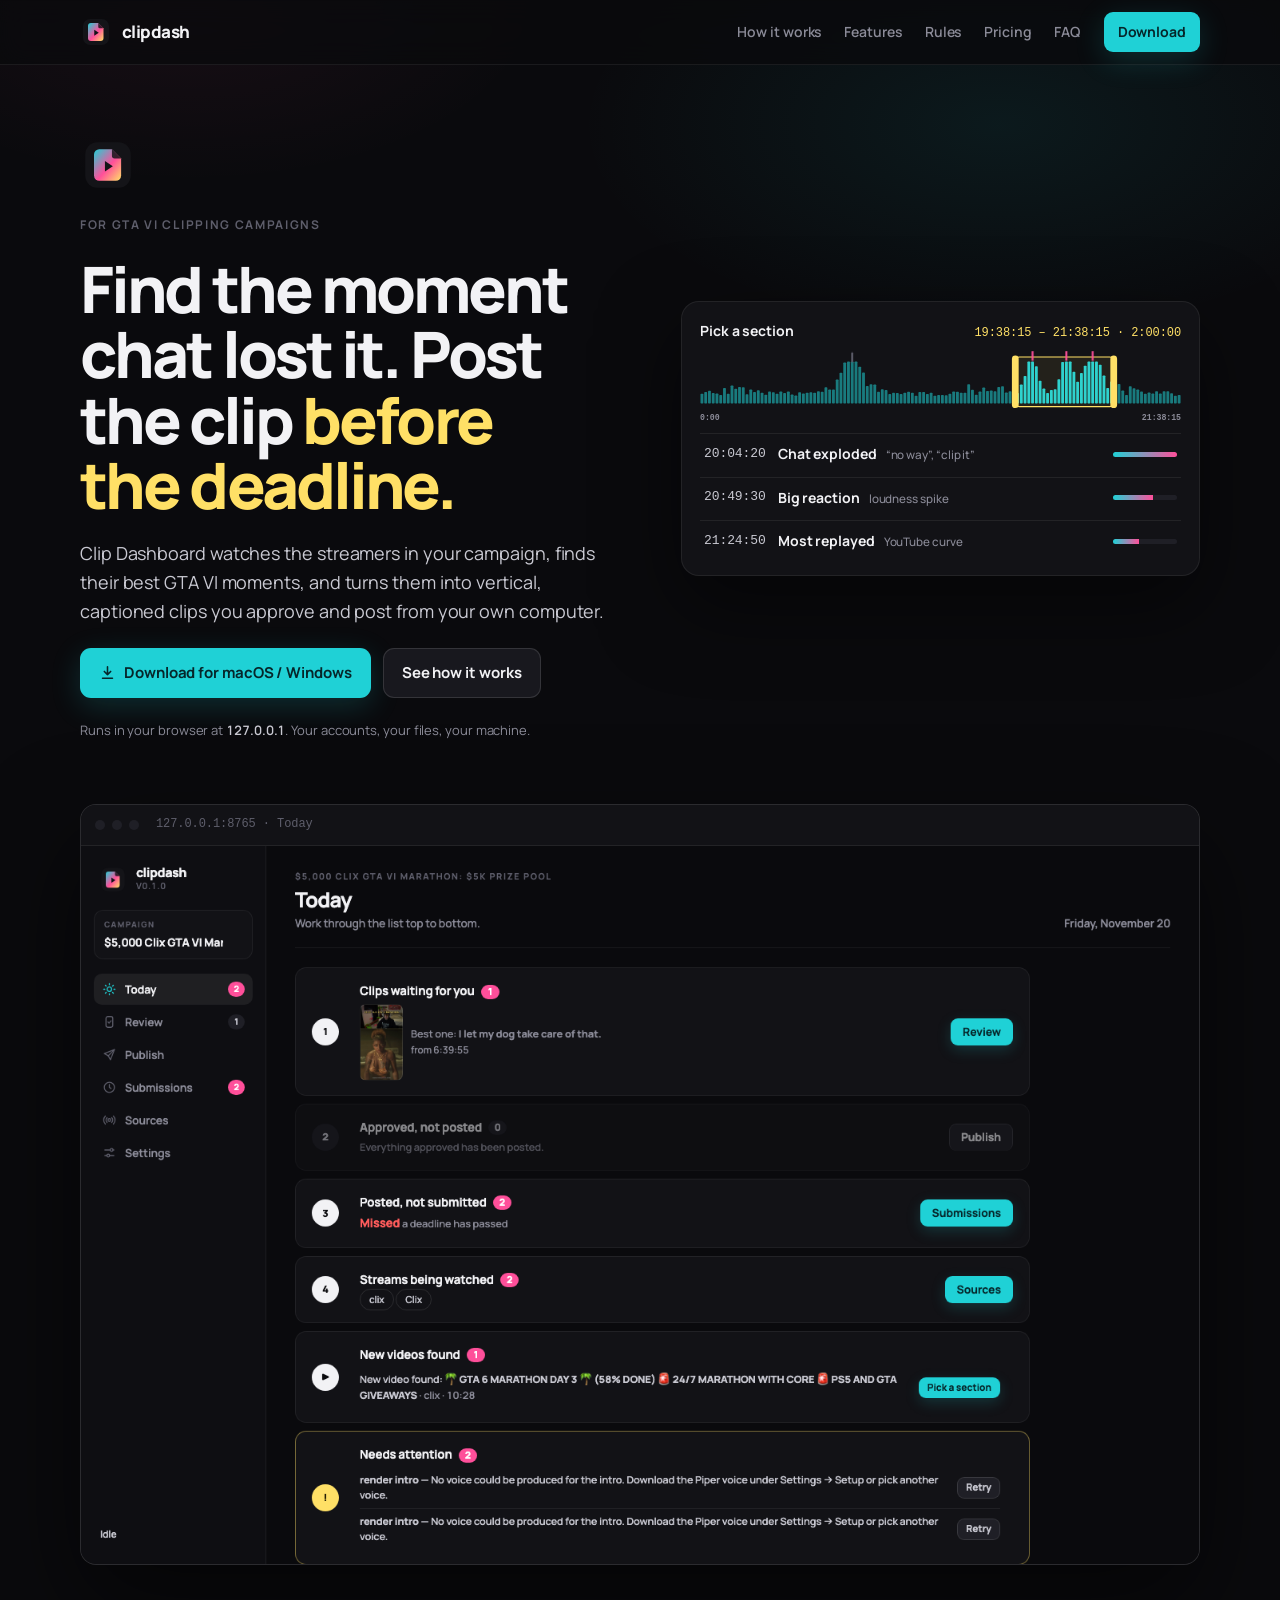
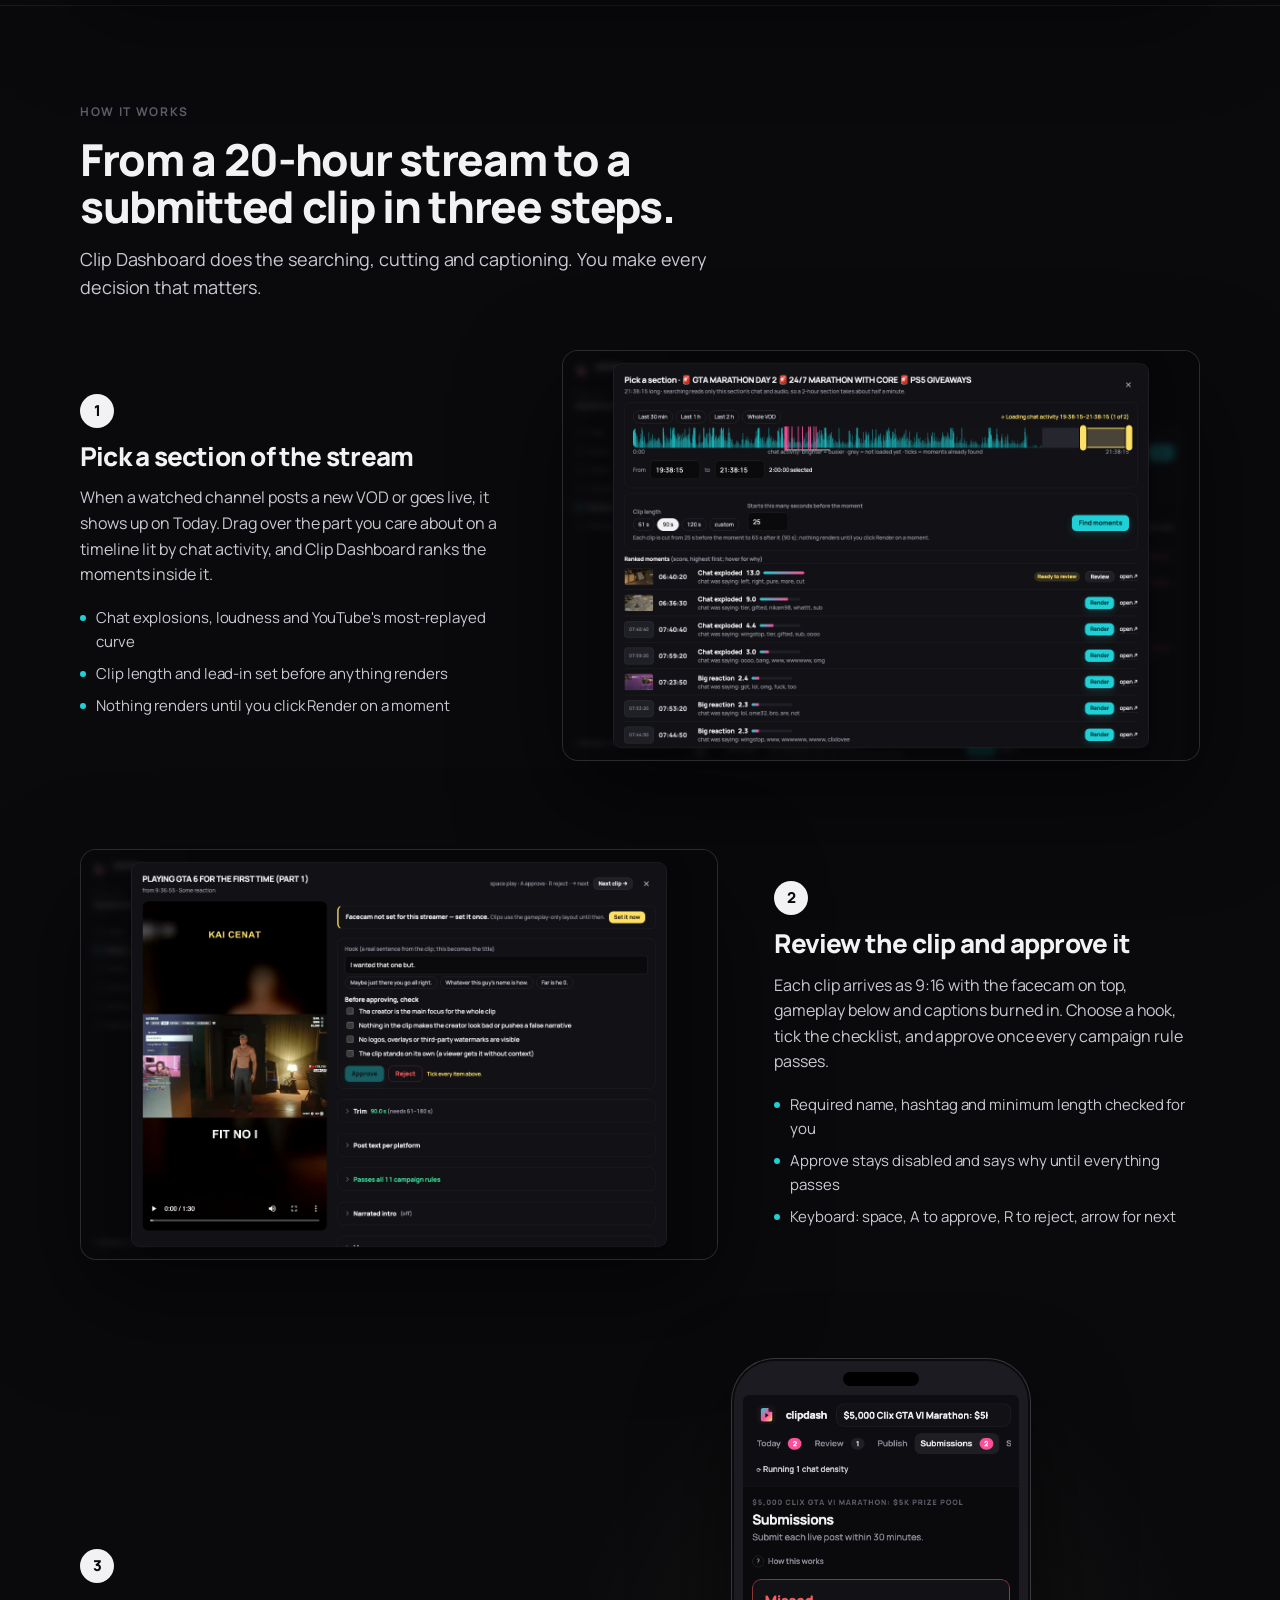
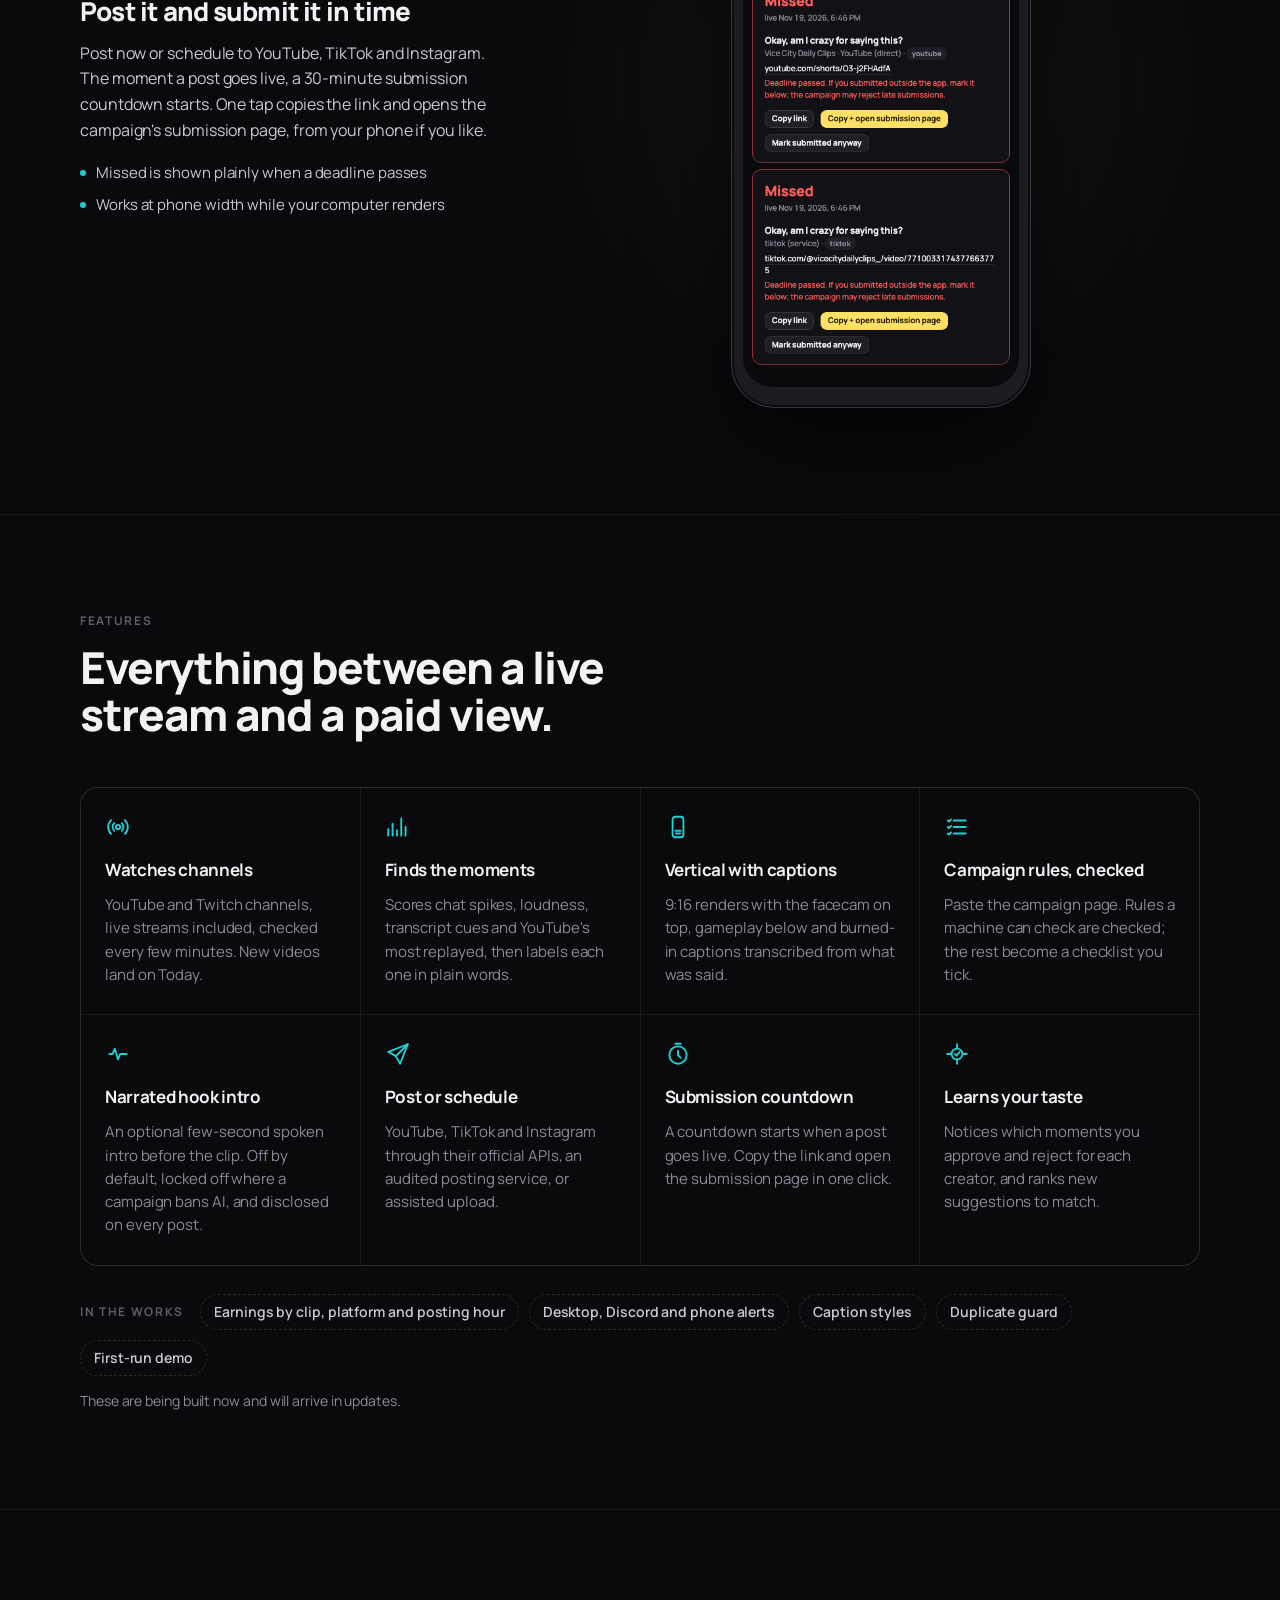
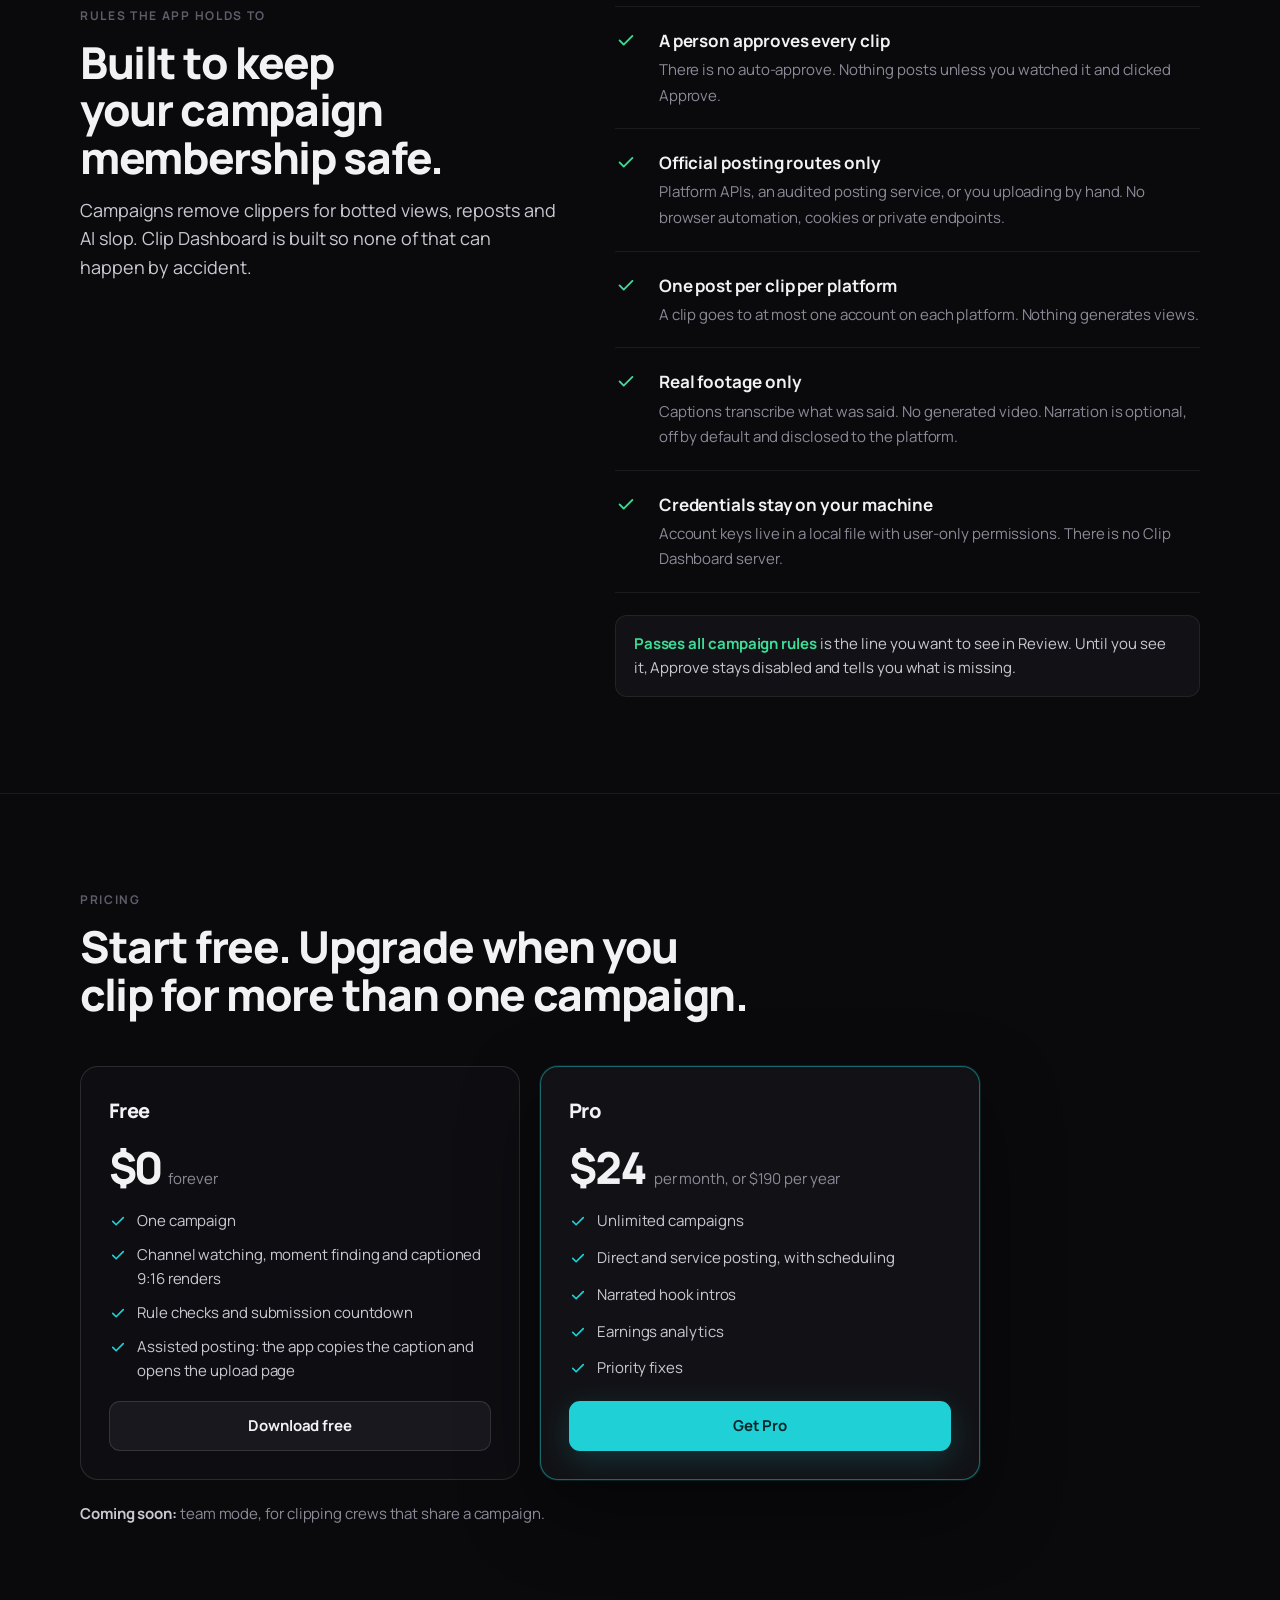
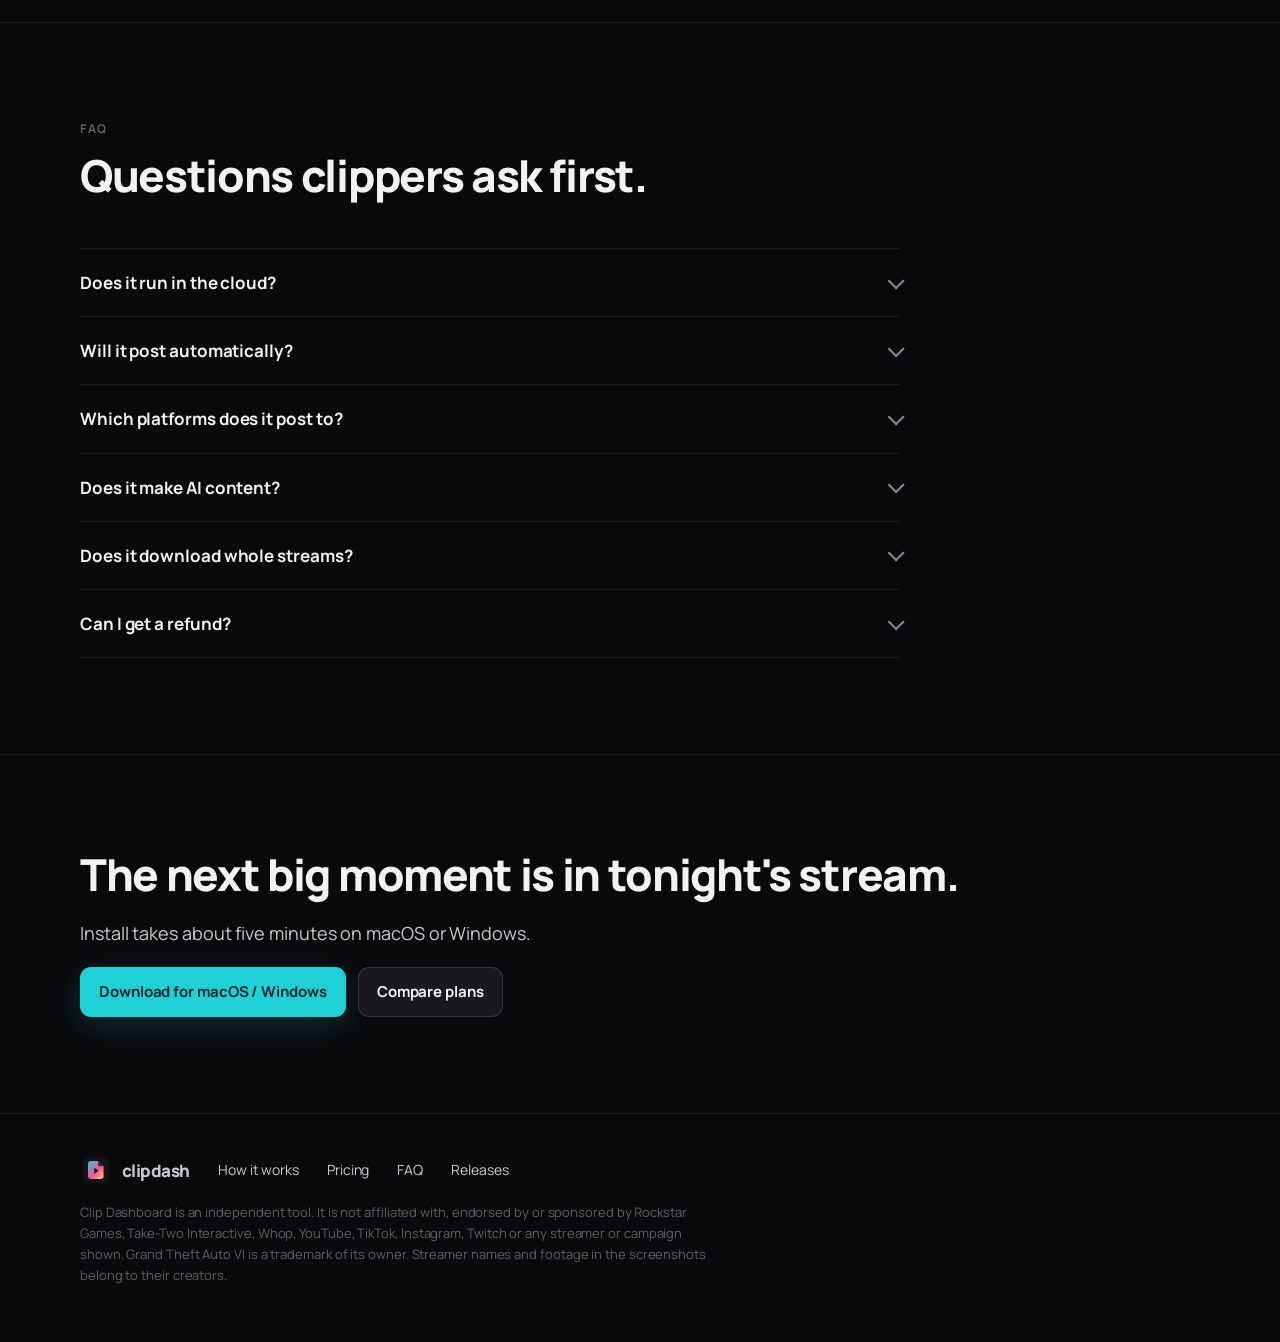
<file: site/index.html>
<!doctype html>
<html lang="en">
<head>
<meta charset="utf-8">
<meta name="viewport" content="width=device-width, initial-scale=1, viewport-fit=cover">
<title>Clip Dashboard</title>
<meta name="description" content="A desktop app that turns streamers' GTA VI videos into vertical, captioned clips for paid clipping campaigns. You approve every clip; it posts through official routes only.">
<meta name="theme-color" content="#0a0a0d">
<link rel="icon" href="../clipdash/web/logo.svg" type="image/svg+xml">
<link rel="preconnect" href="https://fonts.googleapis.com">
<link rel="preconnect" href="https://fonts.gstatic.com" crossorigin>
<link rel="stylesheet" href="https://fonts.googleapis.com/css2?family=Manrope:wght@400;500;600;700;800&display=swap">
<style>
/* Layout: one dark column like the app itself; the timeline heat strip is the hero's signature, screenshots carry the proof.
   Accents are the app's own and stay rare: teal = primary action, pink = moments, yellow = the selected section and deadlines. */
:root{
  color-scheme:dark;
  --bg:#0a0a0d;--bg-2:#0e0e12;--surface:#121216;--surface-2:#18181e;--surface-3:#1f1f26;
  --line:rgba(255,255,255,.07);--line-2:rgba(255,255,255,.12);
  --text:#f2f2f5;--text-2:#c9c9d2;--muted:#8b8b98;--faint:#5e5e6b;
  --teal:#1fd1d6;--teal-ink:#06262a;--pink:#ff4f9a;--yellow:#ffe066;--yellow-ink:#1a1400;--red:#ff5c5c;--green:#3ddc97;
  --sans:"Manrope",ui-sans-serif,-apple-system,BlinkMacSystemFont,"Segoe UI",Roboto,sans-serif;
  --mono:ui-monospace,"SF Mono",Menlo,Consolas,monospace;
  --wrap:1160px;
}
*{box-sizing:border-box}
html{-webkit-text-size-adjust:100%;scroll-behavior:smooth;scroll-padding-top:76px}
body{margin:0;background:var(--bg);color:var(--text);font:16px/1.6 var(--sans);letter-spacing:-.005em;font-feature-settings:"cv11";overflow-x:hidden}
img{max-width:100%;height:auto;display:block}
a{color:inherit}
::selection{background:rgba(31,209,214,.3)}
:focus-visible{outline:2px solid var(--teal);outline-offset:3px;border-radius:6px}
h1,h2,h3{text-wrap:balance;margin:0;letter-spacing:-.03em}
p{margin:0}
.wrap{max-width:var(--wrap);margin:0 auto;padding-left:max(20px,env(safe-area-inset-left,0px));padding-right:max(20px,env(safe-area-inset-right,0px))}
.eyebrow{font-size:12px;font-weight:700;letter-spacing:.14em;text-transform:uppercase;color:var(--faint)}
.lede{color:var(--text-2);font-size:18px;max-width:60ch}
.tnum{font-variant-numeric:tabular-nums}

/* buttons */
.btn{display:inline-flex;align-items:center;gap:8px;padding:12px 18px;border-radius:11px;font-weight:700;font-size:15px;text-decoration:none;border:1px solid transparent;transition:transform .15s,background .15s,border-color .15s}
.btn svg{width:17px;height:17px;flex:none}
.btn-primary{background:var(--teal);color:var(--teal-ink);box-shadow:0 8px 30px rgba(31,209,214,.18)}
.btn-primary:hover{background:#4ee0e4}
.btn-ghost{background:var(--surface-2);color:var(--text);border-color:var(--line-2)}
.btn-ghost:hover{border-color:rgba(255,255,255,.25)}
.btn-sm{padding:8px 13px;font-size:14px;border-radius:9px}

/* top bar */
body::before{content:"";position:fixed;inset:0 0 auto;height:env(safe-area-inset-top,0px);z-index:31;background:rgba(10,10,13,.92)}
.top{position:sticky;top:env(safe-area-inset-top,0px);z-index:30;background:rgba(10,10,13,.82);backdrop-filter:saturate(140%) blur(14px);-webkit-backdrop-filter:saturate(140%) blur(14px);border-bottom:1px solid var(--line)}
.top .wrap{display:flex;align-items:center;gap:24px;height:64px}
.brand{display:flex;align-items:center;gap:10px;text-decoration:none;font-weight:800;font-size:17px;letter-spacing:-.03em}
.brand svg{width:32px;height:32px}
.nav{display:flex;gap:22px;margin-left:auto}
.nav a{color:var(--muted);text-decoration:none;font-weight:600;font-size:14px}
.nav a:hover{color:var(--text)}

/* hero */
.hero{padding-block:72px 40px;position:relative}
.hero::before{content:"";position:absolute;inset:-64px 0 auto;height:620px;pointer-events:none;
  background:radial-gradient(600px 300px at 78% 20%,rgba(31,209,214,.08),transparent 70%),radial-gradient(500px 260px at 15% 0%,rgba(255,79,154,.06),transparent 70%)}
.hero-grid{position:relative;display:grid;grid-template-columns:minmax(0,1.05fr) minmax(0,1fr);gap:56px;align-items:center}
.hero-copy{display:flex;flex-direction:column;gap:22px;min-width:0}
.hero-mark{width:56px;height:56px}
.hero h1{font-size:clamp(38px,5.4vw,64px);line-height:1.02;font-weight:800;letter-spacing:-.045em}
.hero h1 em{font-style:normal;color:var(--yellow)}
.cta{display:flex;flex-wrap:wrap;gap:12px}
.fine{color:var(--muted);font-size:13px}
.fine b{color:var(--text-2);font-weight:600}

/* heat strip card */
.strip{background:var(--surface);border:1px solid var(--line);border-radius:18px;padding:18px 18px 14px;box-shadow:0 30px 80px rgba(0,0,0,.5);min-width:0}
.strip-head{display:flex;justify-content:space-between;align-items:baseline;gap:12px;flex-wrap:wrap;margin-bottom:8px}
.strip-head b{font-size:14px}
.strip-head span{font-family:var(--mono);font-size:12px;color:var(--yellow)}
.strip svg{width:100%;height:auto;display:block}
.strip .b{fill:var(--teal);opacity:.55}
.strip .b.s{opacity:1}
.strip .sel{fill:rgba(255,224,102,.07);stroke:var(--yellow);stroke-width:1.5}
.strip .h{fill:var(--yellow)}
.strip .tk{stroke:var(--pink);stroke-width:2.5;stroke-linecap:round}
.strip .tk.old{stroke:var(--faint)}
.strip .lbl{fill:var(--muted);font:600 11px var(--mono)}
.moments{list-style:none;margin:10px 0 0;padding:0;display:grid;gap:2px}
.moments li{display:grid;grid-template-columns:auto 1fr auto;align-items:center;gap:12px;padding:9px 4px;border-top:1px solid var(--line);font-size:14px}
.moments .t{font-family:var(--mono);font-size:13px;color:var(--text-2)}
.moments .n{font-weight:700}
.moments .n small{color:var(--muted);font-weight:500;margin-left:6px}
.bar{width:64px;height:5px;border-radius:3px;background:var(--surface-3);overflow:hidden}
.bar i{display:block;height:100%;background:linear-gradient(90deg,var(--teal),var(--pink))}

.shot{border-radius:16px;border:1px solid var(--line-2);overflow:hidden;background:var(--bg-2);box-shadow:0 40px 100px rgba(0,0,0,.55)}
.shot-bar{display:flex;gap:7px;align-items:center;padding:10px 14px;border-bottom:1px solid var(--line);background:var(--surface)}
.shot-bar i{width:10px;height:10px;border-radius:50%;background:var(--surface-3)}
.shot-bar span{margin-left:10px;font-family:var(--mono);font-size:12px;color:var(--faint)}
.hero-shot{margin-top:64px}

/* sections */
section{padding-block:96px}
.sec-head{display:flex;flex-direction:column;gap:14px;margin-bottom:48px;max-width:720px}
.sec-head h2{font-size:clamp(30px,3.6vw,44px);line-height:1.08;font-weight:800}
.rule{border-top:1px solid var(--line)}

/* how it works */
.steps{list-style:none;margin:0;padding:0;display:grid;gap:88px;counter-reset:step}
.step{display:grid;grid-template-columns:minmax(0,1fr) minmax(0,1.5fr);gap:56px;align-items:center}
.step:nth-child(even){grid-template-columns:minmax(0,1.5fr) minmax(0,1fr)}
.step:nth-child(even) .step-copy{order:2}
.step-copy{display:flex;flex-direction:column;gap:14px;min-width:0}
.step-num{counter-increment:step;display:inline-flex;align-items:center;justify-content:center;width:34px;height:34px;border-radius:50%;background:var(--text);color:var(--bg);font-weight:800;font-size:15px}
.step-num::before{content:counter(step)}
.step h3{font-size:26px;line-height:1.15;font-weight:800}
.step p{color:var(--text-2);max-width:48ch}
.step ul{margin:4px 0 0;padding:0;list-style:none;display:grid;gap:8px;color:var(--text-2);font-size:15px}
.step li{display:flex;gap:10px}
.step li::before{content:"";flex:none;width:6px;height:6px;border-radius:50%;background:var(--teal);margin-top:9px}
.phone-stage{display:flex;justify-content:center;padding-block:10px;background:radial-gradient(closest-side,rgba(255,224,102,.06),transparent);min-width:0}
.phone{width:min(300px,100%);padding:36px 11px 20px;border-radius:44px;background:#1b1b21;border:1px solid var(--line-2);box-shadow:0 40px 90px rgba(0,0,0,.6),inset 0 0 0 2px #0b0b0e;position:relative}
.phone::before{content:"";position:absolute;top:13px;left:50%;transform:translateX(-50%);width:76px;height:14px;border-radius:8px;background:#000}
.phone img{border-radius:6px 6px 30px 30px;width:100%}

/* features */
.grid{display:grid;grid-template-columns:repeat(4,minmax(0,1fr));gap:1px;background:var(--line);border:1px solid var(--line);border-radius:18px;overflow:hidden}
.feat{background:var(--bg);padding:26px 24px 28px;display:flex;flex-direction:column;gap:10px;min-width:0}
.feat svg{width:26px;height:26px;stroke:var(--teal);fill:none;stroke-width:1.7;stroke-linecap:round;stroke-linejoin:round;margin-bottom:6px}
.feat h3{font-size:17px;font-weight:700;letter-spacing:-.02em}
.feat p{color:var(--muted);font-size:15px;line-height:1.55}
.soon{margin-top:28px;display:flex;flex-wrap:wrap;gap:10px;align-items:center}
.soon .eyebrow{margin-right:6px}
.chip{border:1px dashed var(--line-2);border-radius:999px;padding:6px 13px;font-size:14px;color:var(--text-2);font-weight:600}
.soon p{flex-basis:100%;color:var(--muted);font-size:14px;margin-top:4px}

/* safety */
.safe{display:grid;grid-template-columns:minmax(0,.9fr) minmax(0,1.1fr);gap:56px;align-items:start}
.rules{list-style:none;margin:0;padding:0;display:grid;gap:0;border-top:1px solid var(--line)}
.rules li{display:grid;grid-template-columns:28px 1fr;gap:16px;padding:20px 0;border-bottom:1px solid var(--line)}
.rules svg{width:22px;height:22px;stroke:var(--green);fill:none;stroke-width:2;stroke-linecap:round;stroke-linejoin:round;margin-top:2px}
.rules b{display:block;font-size:17px;margin-bottom:3px}
.rules span{color:var(--muted);font-size:15px}
.safe-note{margin-top:22px;padding:16px 18px;border-radius:12px;background:var(--surface);border:1px solid var(--line);color:var(--text-2);font-size:15px}
.safe-note b{color:var(--green)}

/* pricing */
.plans{display:grid;grid-template-columns:repeat(2,minmax(0,1fr));gap:20px;max-width:900px}
.plan{border:1px solid var(--line-2);border-radius:18px;padding:28px;display:flex;flex-direction:column;gap:18px;background:var(--bg-2);min-width:0}
.plan.pro{background:var(--surface);border-color:rgba(31,209,214,.45);box-shadow:0 0 0 1px rgba(31,209,214,.12),0 30px 80px rgba(0,0,0,.45)}
.plan h3{font-size:20px;font-weight:800}
.price{display:flex;align-items:baseline;gap:8px;flex-wrap:wrap}
.price strong{font-size:44px;font-weight:800;letter-spacing:-.04em;line-height:1}
.price span{color:var(--muted);font-size:15px}
.plan ul{list-style:none;margin:0;padding:0;display:grid;gap:10px;color:var(--text-2);font-size:15px;flex:1}
.plan li{display:flex;gap:10px}
.plan li svg{flex:none;width:18px;height:18px;stroke:var(--teal);fill:none;stroke-width:2.2;stroke-linecap:round;stroke-linejoin:round;margin-top:3px}
.plan .btn{justify-content:center}
.team{margin-top:22px;color:var(--muted);font-size:15px}
.team b{color:var(--text-2)}

/* faq */
.faq{max-width:820px;border-top:1px solid var(--line)}
.faq details{border-bottom:1px solid var(--line)}
.faq summary{cursor:pointer;list-style:none;display:flex;justify-content:space-between;align-items:center;gap:16px;padding:20px 0;font-weight:700;font-size:17px}
.faq summary::-webkit-details-marker{display:none}
.faq summary::after{content:"";flex:none;width:10px;height:10px;border-right:2px solid var(--muted);border-bottom:2px solid var(--muted);transform:rotate(45deg) translateY(-3px);transition:transform .2s}
.faq details[open] summary::after{transform:rotate(225deg) translate(-2px,-2px)}
.faq details p{color:var(--text-2);padding:0 0 22px;max-width:68ch}

/* closing + footer */
.closing{text-align:left;display:flex;flex-direction:column;gap:20px;align-items:flex-start}
.closing h2{font-size:clamp(30px,3.6vw,44px);font-weight:800;line-height:1.08}
footer{border-top:1px solid var(--line);padding-block:40px 56px;color:var(--muted);font-size:14px}
footer .wrap{display:flex;flex-direction:column;gap:16px}
.foot-row{display:flex;flex-wrap:wrap;gap:16px 28px;align-items:center}
.foot-row a{color:var(--text-2);text-decoration:none}
.foot-row a:hover{color:var(--text)}
.legal{max-width:80ch;color:var(--faint);font-size:13px}

@media (max-width:980px){
  .grid{grid-template-columns:repeat(2,minmax(0,1fr))}
  .hero-grid,.safe{grid-template-columns:minmax(0,1fr);gap:40px}
  .step,.step:nth-child(even){grid-template-columns:minmax(0,1fr);gap:28px}
  .step:nth-child(even) .step-copy{order:0}
}
@media (max-width:720px){
  .nav{display:none}
  .top .btn{margin-left:auto}
  .hero{padding-block:44px 24px}
  .hero-shot{margin-top:40px}
  section{padding-block:64px}
  .steps{gap:64px}
  .plans{grid-template-columns:minmax(0,1fr)}
  .lede{font-size:17px}
}
@media (max-width:540px){
  .grid{grid-template-columns:minmax(0,1fr)}
  .cta .btn{flex:1 1 100%;justify-content:center}
  .shot-bar span{display:none}
}
@media (prefers-reduced-motion:no-preference){
  .strip .tk{animation:tick .5s ease-out both}
  .strip .tk:nth-of-type(2){animation-delay:.15s}
  .strip .tk:nth-of-type(3){animation-delay:.3s}
  @keyframes tick{from{opacity:.2}to{opacity:1}}
  .btn:hover{transform:translateY(-1px)}
}
@media (prefers-reduced-motion:reduce){
  html{scroll-behavior:auto}
  *,*::before,*::after{animation:none!important;transition:none!important}
}
</style>
</head>
<body>

<header class="top">
  <div class="wrap">
    <a class="brand" href="#top" aria-label="Clip Dashboard home">
      <svg viewBox="0 0 64 64" aria-hidden="true"><defs><linearGradient id="lg" x1="0" y1="0" x2="1" y2="1"><stop offset="0" stop-color="#1fd1d6"/><stop offset=".55" stop-color="#ff4f9a"/><stop offset="1" stop-color="#ffe066"/></linearGradient></defs><rect x="6" y="6" width="52" height="52" rx="14" fill="#141418"/><path d="M22 14h14.5l10.5 10.5V44a6 6 0 0 1-6 6H22a6 6 0 0 1-6-6V20a6 6 0 0 1 6-6z" fill="url(#lg)"/><path d="M36.5 14v7.5a3 3 0 0 0 3 3H47" fill="#141418" opacity=".85"/><path d="M28.5 27.5v12l9-6z" fill="#141418"/></svg>
      clipdash
    </a>
    <nav class="nav" aria-label="Sections">
      <a href="#how">How it works</a>
      <a href="#features">Features</a>
      <a href="#safe">Rules</a>
      <a href="#pricing">Pricing</a>
      <a href="#faq">FAQ</a>
    </nav>
    <a class="btn btn-primary btn-sm" href="https://github.com/david-domanski1/clip-dashboard/releases">Download</a>
  </div>
</header>

<main id="top">
  <div class="hero">
    <div class="wrap">
      <div class="hero-grid">
        <div class="hero-copy">
          <svg class="hero-mark" viewBox="0 0 64 64" aria-hidden="true"><defs><linearGradient id="lg2" x1="0" y1="0" x2="1" y2="1"><stop offset="0" stop-color="#1fd1d6"/><stop offset=".55" stop-color="#ff4f9a"/><stop offset="1" stop-color="#ffe066"/></linearGradient></defs><rect x="6" y="6" width="52" height="52" rx="14" fill="#141418"/><path d="M22 14h14.5l10.5 10.5V44a6 6 0 0 1-6 6H22a6 6 0 0 1-6-6V20a6 6 0 0 1 6-6z" fill="url(#lg2)"/><path d="M36.5 14v7.5a3 3 0 0 0 3 3H47" fill="#141418" opacity=".85"/><path d="M28.5 27.5v12l9-6z" fill="#141418"/></svg>
          <p class="eyebrow">For GTA VI clipping campaigns</p>
          <h1>Find the moment chat lost it. Post the clip <em>before the deadline.</em></h1>
          <p class="lede">Clip Dashboard watches the streamers in your campaign, finds their best GTA VI moments, and turns them into vertical, captioned clips you approve and post from your own computer.</p>
          <div class="cta">
            <a class="btn btn-primary" href="https://github.com/david-domanski1/clip-dashboard/releases">
              <svg viewBox="0 0 24 24" fill="none" stroke="currentColor" stroke-width="2.2" stroke-linecap="round" stroke-linejoin="round" aria-hidden="true"><path d="M12 4v11m0 0-4.5-4.5M12 15l4.5-4.5M5 20h14"/></svg>
              Download for macOS / Windows
            </a>
            <a class="btn btn-ghost" href="#how">See how it works</a>
          </div>
          <p class="fine">Runs in your browser at <b class="tnum">127.0.0.1</b>. Your accounts, your files, your machine.</p>
        </div>

        <figure class="strip" style="margin:0" aria-label="Example timeline: a 21-hour stream with a chat activity strip, a two-hour section selected and three moments found inside it">
          <div class="strip-head">
            <b>Pick a section</b>
            <span class="tnum">19:38:15 &ndash; 21:38:15 &middot; 2:00:00</span>
          </div>
          <svg viewBox="0 0 640 96" role="img" aria-hidden="true">
            <rect class="b" x="0.6" y="56.9" width="3.8" height="13.1" rx="1"/>
            <rect class="b" x="5.6" y="54.7" width="3.8" height="15.3" rx="1"/>
            <rect class="b" x="10.6" y="52.9" width="3.8" height="17.1" rx="1"/>
            <rect class="b" x="15.6" y="56.0" width="3.8" height="14.0" rx="1"/>
            <rect class="b" x="20.6" y="56.6" width="3.8" height="13.4" rx="1"/>
            <rect class="b" x="25.6" y="58.5" width="3.8" height="11.5" rx="1"/>
            <rect class="b" x="30.6" y="49.4" width="3.8" height="20.6" rx="1"/>
            <rect class="b" x="35.6" y="56.9" width="3.8" height="13.1" rx="1"/>
            <rect class="b" x="40.6" y="45.8" width="3.8" height="24.2" rx="1"/>
            <rect class="b" x="45.6" y="50.2" width="3.8" height="19.8" rx="1"/>
            <rect class="b" x="50.6" y="47.9" width="3.8" height="22.1" rx="1"/>
            <rect class="b" x="55.6" y="48.1" width="3.8" height="21.9" rx="1"/>
            <rect class="b" x="60.6" y="57.6" width="3.8" height="12.4" rx="1"/>
            <rect class="b" x="65.6" y="51.3" width="3.8" height="18.7" rx="1"/>
            <rect class="b" x="70.6" y="54.4" width="3.8" height="15.6" rx="1"/>
            <rect class="b" x="75.6" y="52.3" width="3.8" height="17.7" rx="1"/>
            <rect class="b" x="80.6" y="55.7" width="3.8" height="14.3" rx="1"/>
            <rect class="b" x="85.6" y="58.2" width="3.8" height="11.8" rx="1"/>
            <rect class="b" x="90.6" y="53.9" width="3.8" height="16.1" rx="1"/>
            <rect class="b" x="95.6" y="54.9" width="3.8" height="15.1" rx="1"/>
            <rect class="b" x="100.6" y="56.8" width="3.8" height="13.2" rx="1"/>
            <rect class="b" x="105.6" y="53.9" width="3.8" height="16.1" rx="1"/>
            <rect class="b" x="110.6" y="55.8" width="3.8" height="14.2" rx="1"/>
            <rect class="b" x="115.6" y="53.8" width="3.8" height="16.2" rx="1"/>
            <rect class="b" x="120.6" y="57.9" width="3.8" height="12.1" rx="1"/>
            <rect class="b" x="125.6" y="59.1" width="3.8" height="10.9" rx="1"/>
            <rect class="b" x="130.6" y="54.8" width="3.8" height="15.2" rx="1"/>
            <rect class="b" x="135.6" y="56.6" width="3.8" height="13.4" rx="1"/>
            <rect class="b" x="140.6" y="55.4" width="3.8" height="14.6" rx="1"/>
            <rect class="b" x="145.6" y="54.8" width="3.8" height="15.2" rx="1"/>
            <rect class="b" x="150.6" y="55.6" width="3.8" height="14.4" rx="1"/>
            <rect class="b" x="155.6" y="53.4" width="3.8" height="16.6" rx="1"/>
            <rect class="b" x="160.6" y="54.1" width="3.8" height="15.9" rx="1"/>
            <rect class="b" x="165.6" y="48.4" width="3.8" height="21.6" rx="1"/>
            <rect class="b" x="170.6" y="51.1" width="3.8" height="18.9" rx="1"/>
            <rect class="b" x="175.6" y="51.2" width="3.8" height="18.8" rx="1"/>
            <rect class="b" x="180.6" y="37.9" width="3.8" height="32.1" rx="1"/>
            <rect class="b" x="185.6" y="29.1" width="3.8" height="40.9" rx="1"/>
            <rect class="b" x="190.6" y="15.3" width="3.8" height="54.7" rx="1"/>
            <rect class="b" x="195.6" y="14.0" width="3.8" height="56.0" rx="1"/>
            <rect class="b" x="200.6" y="14.0" width="3.8" height="56.0" rx="1"/>
            <rect class="b" x="205.6" y="14.0" width="3.8" height="56.0" rx="1"/>
            <rect class="b" x="210.6" y="20.8" width="3.8" height="49.2" rx="1"/>
            <rect class="b" x="215.6" y="28.7" width="3.8" height="41.3" rx="1"/>
            <rect class="b" x="220.6" y="46.5" width="3.8" height="23.5" rx="1"/>
            <rect class="b" x="225.6" y="44.4" width="3.8" height="25.6" rx="1"/>
            <rect class="b" x="230.6" y="44.6" width="3.8" height="25.4" rx="1"/>
            <rect class="b" x="235.6" y="54.3" width="3.8" height="15.7" rx="1"/>
            <rect class="b" x="240.6" y="50.9" width="3.8" height="19.1" rx="1"/>
            <rect class="b" x="245.6" y="51.9" width="3.8" height="18.1" rx="1"/>
            <rect class="b" x="250.6" y="57.3" width="3.8" height="12.7" rx="1"/>
            <rect class="b" x="255.6" y="55.5" width="3.8" height="14.5" rx="1"/>
            <rect class="b" x="260.6" y="55.9" width="3.8" height="14.1" rx="1"/>
            <rect class="b" x="265.6" y="57.1" width="3.8" height="12.9" rx="1"/>
            <rect class="b" x="270.6" y="55.4" width="3.8" height="14.6" rx="1"/>
            <rect class="b" x="275.6" y="54.2" width="3.8" height="15.8" rx="1"/>
            <rect class="b" x="280.6" y="55.5" width="3.8" height="14.5" rx="1"/>
            <rect class="b" x="285.6" y="59.4" width="3.8" height="10.6" rx="1"/>
            <rect class="b" x="290.6" y="54.7" width="3.8" height="15.3" rx="1"/>
            <rect class="b" x="295.6" y="54.5" width="3.8" height="15.5" rx="1"/>
            <rect class="b" x="300.6" y="57.1" width="3.8" height="12.9" rx="1"/>
            <rect class="b" x="305.6" y="55.6" width="3.8" height="14.4" rx="1"/>
            <rect class="b" x="310.6" y="59.4" width="3.8" height="10.6" rx="1"/>
            <rect class="b" x="315.6" y="58.4" width="3.8" height="11.6" rx="1"/>
            <rect class="b" x="320.6" y="58.5" width="3.8" height="11.5" rx="1"/>
            <rect class="b" x="325.6" y="58.9" width="3.8" height="11.1" rx="1"/>
            <rect class="b" x="330.6" y="56.9" width="3.8" height="13.1" rx="1"/>
            <rect class="b" x="335.6" y="53.9" width="3.8" height="16.1" rx="1"/>
            <rect class="b" x="340.6" y="54.2" width="3.8" height="15.8" rx="1"/>
            <rect class="b" x="345.6" y="55.4" width="3.8" height="14.6" rx="1"/>
            <rect class="b" x="350.6" y="55.5" width="3.8" height="14.5" rx="1"/>
            <rect class="b" x="355.6" y="44.2" width="3.8" height="25.8" rx="1"/>
            <rect class="b" x="360.6" y="51.4" width="3.8" height="18.6" rx="1"/>
            <rect class="b" x="365.6" y="58.2" width="3.8" height="11.8" rx="1"/>
            <rect class="b" x="370.6" y="54.0" width="3.8" height="16.0" rx="1"/>
            <rect class="b" x="375.6" y="48.6" width="3.8" height="21.4" rx="1"/>
            <rect class="b" x="380.6" y="53.2" width="3.8" height="16.8" rx="1"/>
            <rect class="b" x="385.6" y="52.7" width="3.8" height="17.3" rx="1"/>
            <rect class="b" x="390.6" y="53.6" width="3.8" height="16.4" rx="1"/>
            <rect class="b" x="395.6" y="47.8" width="3.8" height="22.2" rx="1"/>
            <rect class="b" x="400.6" y="46.9" width="3.8" height="23.1" rx="1"/>
            <rect class="b" x="405.6" y="55.2" width="3.8" height="14.8" rx="1"/>
            <rect class="b" x="410.6" y="53.5" width="3.8" height="16.5" rx="1"/>
            <rect class="b" x="415.6" y="51.2" width="3.8" height="18.8" rx="1"/>
            <rect class="b s" x="420.6" y="55.8" width="3.8" height="14.2" rx="1"/>
            <rect class="b s" x="425.6" y="44.6" width="3.8" height="25.4" rx="1"/>
            <rect class="b s" x="430.6" y="33.3" width="3.8" height="36.7" rx="1"/>
            <rect class="b s" x="435.6" y="14.0" width="3.8" height="56.0" rx="1"/>
            <rect class="b s" x="440.6" y="14.0" width="3.8" height="56.0" rx="1"/>
            <rect class="b s" x="445.6" y="20.2" width="3.8" height="49.8" rx="1"/>
            <rect class="b s" x="450.6" y="39.5" width="3.8" height="30.5" rx="1"/>
            <rect class="b s" x="455.6" y="49.9" width="3.8" height="20.1" rx="1"/>
            <rect class="b s" x="460.6" y="55.9" width="3.8" height="14.1" rx="1"/>
            <rect class="b s" x="465.6" y="52.0" width="3.8" height="18.0" rx="1"/>
            <rect class="b s" x="470.6" y="51.0" width="3.8" height="19.0" rx="1"/>
            <rect class="b s" x="475.6" y="37.5" width="3.8" height="32.5" rx="1"/>
            <rect class="b s" x="480.6" y="14.5" width="3.8" height="55.5" rx="1"/>
            <rect class="b s" x="485.6" y="14.0" width="3.8" height="56.0" rx="1"/>
            <rect class="b s" x="490.6" y="14.0" width="3.8" height="56.0" rx="1"/>
            <rect class="b s" x="495.6" y="27.6" width="3.8" height="42.4" rx="1"/>
            <rect class="b s" x="500.6" y="41.0" width="3.8" height="29.0" rx="1"/>
            <rect class="b s" x="505.6" y="29.4" width="3.8" height="40.6" rx="1"/>
            <rect class="b s" x="510.6" y="19.7" width="3.8" height="50.3" rx="1"/>
            <rect class="b s" x="515.6" y="14.0" width="3.8" height="56.0" rx="1"/>
            <rect class="b s" x="520.6" y="14.0" width="3.8" height="56.0" rx="1"/>
            <rect class="b s" x="525.6" y="14.0" width="3.8" height="56.0" rx="1"/>
            <rect class="b s" x="530.6" y="18.3" width="3.8" height="51.7" rx="1"/>
            <rect class="b s" x="535.6" y="32.5" width="3.8" height="37.5" rx="1"/>
            <rect class="b s" x="540.6" y="49.3" width="3.8" height="20.7" rx="1"/>
            <rect class="b s" x="545.6" y="40.5" width="3.8" height="29.5" rx="1"/>
            <rect class="b" x="550.6" y="51.7" width="3.8" height="18.3" rx="1"/>
            <rect class="b" x="555.6" y="44.0" width="3.8" height="26.0" rx="1"/>
            <rect class="b" x="560.6" y="52.4" width="3.8" height="17.6" rx="1"/>
            <rect class="b" x="565.6" y="58.5" width="3.8" height="11.5" rx="1"/>
            <rect class="b" x="570.6" y="46.8" width="3.8" height="23.2" rx="1"/>
            <rect class="b" x="575.6" y="49.5" width="3.8" height="20.5" rx="1"/>
            <rect class="b" x="580.6" y="51.1" width="3.8" height="18.9" rx="1"/>
            <rect class="b" x="585.6" y="53.8" width="3.8" height="16.2" rx="1"/>
            <rect class="b" x="590.6" y="56.8" width="3.8" height="13.2" rx="1"/>
            <rect class="b" x="595.6" y="55.2" width="3.8" height="14.8" rx="1"/>
            <rect class="b" x="600.6" y="56.5" width="3.8" height="13.5" rx="1"/>
            <rect class="b" x="605.6" y="53.6" width="3.8" height="16.4" rx="1"/>
            <rect class="b" x="610.6" y="56.5" width="3.8" height="13.5" rx="1"/>
            <rect class="b" x="615.6" y="53.6" width="3.8" height="16.4" rx="1"/>
            <rect class="b" x="620.6" y="53.7" width="3.8" height="16.3" rx="1"/>
            <rect class="b" x="625.6" y="56.3" width="3.8" height="13.7" rx="1"/>
            <rect class="b" x="630.6" y="59.7" width="3.8" height="10.3" rx="1"/>
            <rect class="b" x="635.6" y="58.5" width="3.8" height="11.5" rx="1"/>
            <rect class="sel" x="420" y="8" width="130" height="66" rx="5"/>
            <rect class="h" x="415" y="6" width="9" height="70" rx="4.5"/>
            <rect class="h" x="546" y="6" width="9" height="70" rx="4.5"/>
            <line class="tk old" x1="202.5" y1="3" x2="202.5" y2="14"/>
            <line class="tk" x1="442.5" y1="1" x2="442.5" y2="12"/>
            <line class="tk" x1="487.5" y1="1" x2="487.5" y2="12"/>
            <line class="tk" x1="522.5" y1="1" x2="522.5" y2="12"/>
            <text class="lbl" x="0" y="92">0:00</text>
            <text class="lbl" x="640" y="92" text-anchor="end">21:38:15</text>
          </svg>
          <ul class="moments">
            <li><span class="t tnum">20:04:20</span><span class="n">Chat exploded <small>“no way”, “clip it”</small></span><span class="bar"><i style="width:100%"></i></span></li>
            <li><span class="t tnum">20:49:30</span><span class="n">Big reaction <small>loudness spike</small></span><span class="bar"><i style="width:62%"></i></span></li>
            <li><span class="t tnum">21:24:50</span><span class="n">Most replayed <small>YouTube curve</small></span><span class="bar"><i style="width:41%"></i></span></li>
          </ul>
        </figure>
      </div>

      <div class="shot hero-shot">
        <div class="shot-bar"><i></i><i></i><i></i><span>127.0.0.1:8765 &middot; Today</span></div>
        <img src="../docs/screenshots/today.png" width="1400" height="900" alt="The Today screen: a checklist of clips waiting for review, approved clips not yet posted, posts not yet submitted with a Missed deadline, streams being watched, new videos found and anything that needs attention.">
      </div>
    </div>
  </div>

  <section id="how" class="rule">
    <div class="wrap">
      <div class="sec-head">
        <p class="eyebrow">How it works</p>
        <h2>From a 20-hour stream to a submitted clip in three steps.</h2>
        <p class="lede">Clip Dashboard does the searching, cutting and captioning. You make every decision that matters.</p>
      </div>
      <ol class="steps">
        <li class="step">
          <div class="step-copy">
            <span class="step-num" aria-hidden="true"></span>
            <h3>Pick a section of the stream</h3>
            <p>When a watched channel posts a new VOD or goes live, it shows up on Today. Drag over the part you care about on a timeline lit by chat activity, and Clip Dashboard ranks the moments inside it.</p>
            <ul>
              <li>Chat explosions, loudness and YouTube's most-replayed curve</li>
              <li>Clip length and lead-in set before anything renders</li>
              <li>Nothing renders until you click Render on a moment</li>
            </ul>
          </div>
          <div class="shot"><img src="../docs/screenshots/section.png" width="1400" height="900" alt="The Pick a section panel: a timeline with a chat heat strip, a two-hour section selected with yellow handles, and a ranked list of moments labelled Chat exploded and Big reaction with scores."></div>
        </li>
        <li class="step">
          <div class="step-copy">
            <span class="step-num" aria-hidden="true"></span>
            <h3>Review the clip and approve it</h3>
            <p>Each clip arrives as 9:16 with the facecam on top, gameplay below and captions burned in. Choose a hook, tick the checklist, and approve once every campaign rule passes.</p>
            <ul>
              <li>Required name, hashtag and minimum length checked for you</li>
              <li>Approve stays disabled and says why until everything passes</li>
              <li>Keyboard: space, A to approve, R to reject, arrow for next</li>
            </ul>
          </div>
          <div class="shot"><img src="../docs/screenshots/review.png" width="1400" height="900" alt="The Review screen: a vertical clip with captions plays on the left; on the right a hook field with alternatives, a pre-approval checklist, Approve and Reject buttons and a line reading Passes all 11 campaign rules."></div>
        </li>
        <li class="step">
          <div class="step-copy">
            <span class="step-num" aria-hidden="true"></span>
            <h3>Post it and submit it in time</h3>
            <p>Post now or schedule to YouTube, TikTok and Instagram. The moment a post goes live, a 30-minute submission countdown starts. One tap copies the link and opens the campaign's submission page, from your phone if you like.</p>
            <ul>
              <li>Missed is shown plainly when a deadline passes</li>
              <li>Works at phone width while your computer renders</li>
            </ul>
          </div>
          <div class="phone-stage"><div class="phone"><img src="../docs/screenshots/submissions-phone.png" width="420" height="900" alt="The Submissions screen on a phone: two posts marked Missed with Copy link and Copy plus open submission page buttons."></div></div>
        </li>
      </ol>
    </div>
  </section>

  <section id="features" class="rule">
    <div class="wrap">
      <div class="sec-head">
        <p class="eyebrow">Features</p>
        <h2>Everything between a live stream and a paid view.</h2>
      </div>
      <div class="grid">
        <div class="feat">
          <svg viewBox="0 0 24 24" aria-hidden="true"><circle cx="12" cy="12" r="2"/><path d="M8.5 8.5a5 5 0 0 0 0 7M15.5 8.5a5 5 0 0 1 0 7M5.6 5.6a9 9 0 0 0 0 12.8M18.4 5.6a9 9 0 0 1 0 12.8"/></svg>
          <h3>Watches channels</h3>
          <p>YouTube and Twitch channels, live streams included, checked every few minutes. New videos land on Today.</p>
        </div>
        <div class="feat">
          <svg viewBox="0 0 24 24" aria-hidden="true"><path d="M3 20V14M7 20V9M11 20v-5M15 20V4M19 20v-8"/></svg>
          <h3>Finds the moments</h3>
          <p>Scores chat spikes, loudness, transcript cues and YouTube's most replayed, then labels each one in plain words.</p>
        </div>
        <div class="feat">
          <svg viewBox="0 0 24 24" aria-hidden="true"><rect x="7" y="2.5" width="10" height="19" rx="2.5"/><path d="M9.5 15.5h5M10 18h4"/></svg>
          <h3>Vertical with captions</h3>
          <p>9:16 renders with the facecam on top, gameplay below and burned-in captions transcribed from what was said.</p>
        </div>
        <div class="feat">
          <svg viewBox="0 0 24 24" aria-hidden="true"><path d="M9 6h11M9 12h11M9 18h11"/><path d="m3.5 6 1 1 2-2M3.5 12l1 1 2-2M3.5 18l1 1 2-2"/></svg>
          <h3>Campaign rules, checked</h3>
          <p>Paste the campaign page. Rules a machine can check are checked; the rest become a checklist you tick.</p>
        </div>
        <div class="feat">
          <svg viewBox="0 0 24 24" aria-hidden="true"><path d="M4 12h3l2-5 3 10 2-5h6"/></svg>
          <h3>Narrated hook intro</h3>
          <p>An optional few-second spoken intro before the clip. Off by default, locked off where a campaign bans AI, and disclosed on every post.</p>
        </div>
        <div class="feat">
          <svg viewBox="0 0 24 24" aria-hidden="true"><path d="M21 3 10 14"/><path d="m21 3-7 18-4-7-7-4z"/></svg>
          <h3>Post or schedule</h3>
          <p>YouTube, TikTok and Instagram through their official APIs, an audited posting service, or assisted upload.</p>
        </div>
        <div class="feat">
          <svg viewBox="0 0 24 24" aria-hidden="true"><circle cx="12" cy="13" r="8"/><path d="M12 9v4l2.5 2.5M9.5 2.5h5"/></svg>
          <h3>Submission countdown</h3>
          <p>A countdown starts when a post goes live. Copy the link and open the submission page in one click.</p>
        </div>
        <div class="feat">
          <svg viewBox="0 0 24 24" aria-hidden="true"><path d="M12 3v3M12 18v3M3 12h3M18 12h3"/><circle cx="12" cy="12" r="5"/><path d="m10 12 1.5 1.5L14.5 10"/></svg>
          <h3>Learns your taste</h3>
          <p>Notices which moments you approve and reject for each creator, and ranks new suggestions to match.</p>
        </div>
      </div>
      <div class="soon">
        <span class="eyebrow">In the works</span>
        <span class="chip">Earnings by clip, platform and posting hour</span>
        <span class="chip">Desktop, Discord and phone alerts</span>
        <span class="chip">Caption styles</span>
        <span class="chip">Duplicate guard</span>
        <span class="chip">First-run demo</span>
        <p>These are being built now and will arrive in updates.</p>
      </div>
    </div>
  </section>

  <section id="safe" class="rule">
    <div class="wrap safe">
      <div class="sec-head" style="margin-bottom:0">
        <p class="eyebrow">Rules the app holds to</p>
        <h2>Built to keep your campaign membership safe.</h2>
        <p class="lede">Campaigns remove clippers for botted views, reposts and AI slop. Clip Dashboard is built so none of that can happen by accident.</p>
      </div>
      <div>
        <ul class="rules">
          <li><svg viewBox="0 0 24 24" aria-hidden="true"><path d="m5 12.5 4.5 4.5L19 7.5"/></svg><div><b>A person approves every clip</b><span>There is no auto-approve. Nothing posts unless you watched it and clicked Approve.</span></div></li>
          <li><svg viewBox="0 0 24 24" aria-hidden="true"><path d="m5 12.5 4.5 4.5L19 7.5"/></svg><div><b>Official posting routes only</b><span>Platform APIs, an audited posting service, or you uploading by hand. No browser automation, cookies or private endpoints.</span></div></li>
          <li><svg viewBox="0 0 24 24" aria-hidden="true"><path d="m5 12.5 4.5 4.5L19 7.5"/></svg><div><b>One post per clip per platform</b><span>A clip goes to at most one account on each platform. Nothing generates views.</span></div></li>
          <li><svg viewBox="0 0 24 24" aria-hidden="true"><path d="m5 12.5 4.5 4.5L19 7.5"/></svg><div><b>Real footage only</b><span>Captions transcribe what was said. No generated video. Narration is optional, off by default and disclosed to the platform.</span></div></li>
          <li><svg viewBox="0 0 24 24" aria-hidden="true"><path d="m5 12.5 4.5 4.5L19 7.5"/></svg><div><b>Credentials stay on your machine</b><span>Account keys live in a local file with user-only permissions. There is no Clip Dashboard server.</span></div></li>
        </ul>
        <p class="safe-note"><b>Passes all campaign rules</b> is the line you want to see in Review. Until you see it, Approve stays disabled and tells you what is missing.</p>
      </div>
    </div>
  </section>

  <section id="pricing" class="rule">
    <div class="wrap">
      <div class="sec-head">
        <p class="eyebrow">Pricing</p>
        <h2>Start free. Upgrade when you clip for more than one campaign.</h2>
      </div>
      <div class="plans">
        <div class="plan">
          <h3>Free</h3>
          <div class="price"><strong class="tnum">$0</strong><span>forever</span></div>
          <ul>
            <li><svg viewBox="0 0 24 24" aria-hidden="true"><path d="m5 12.5 4.5 4.5L19 7.5"/></svg>One campaign</li>
            <li><svg viewBox="0 0 24 24" aria-hidden="true"><path d="m5 12.5 4.5 4.5L19 7.5"/></svg>Channel watching, moment finding and captioned 9:16 renders</li>
            <li><svg viewBox="0 0 24 24" aria-hidden="true"><path d="m5 12.5 4.5 4.5L19 7.5"/></svg>Rule checks and submission countdown</li>
            <li><svg viewBox="0 0 24 24" aria-hidden="true"><path d="m5 12.5 4.5 4.5L19 7.5"/></svg>Assisted posting: the app copies the caption and opens the upload page</li>
          </ul>
          <a class="btn btn-ghost" href="https://github.com/david-domanski1/clip-dashboard/releases">Download free</a>
        </div>
        <div class="plan pro">
          <h3>Pro</h3>
          <div class="price"><strong class="tnum">$24</strong><span>per month, or $190 per year</span></div>
          <ul>
            <li><svg viewBox="0 0 24 24" aria-hidden="true"><path d="m5 12.5 4.5 4.5L19 7.5"/></svg>Unlimited campaigns</li>
            <li><svg viewBox="0 0 24 24" aria-hidden="true"><path d="m5 12.5 4.5 4.5L19 7.5"/></svg>Direct and service posting, with scheduling</li>
            <li><svg viewBox="0 0 24 24" aria-hidden="true"><path d="m5 12.5 4.5 4.5L19 7.5"/></svg>Narrated hook intros</li>
            <li><svg viewBox="0 0 24 24" aria-hidden="true"><path d="m5 12.5 4.5 4.5L19 7.5"/></svg>Earnings analytics</li>
            <li><svg viewBox="0 0 24 24" aria-hidden="true"><path d="m5 12.5 4.5 4.5L19 7.5"/></svg>Priority fixes</li>
          </ul>
          <a class="btn btn-primary" href="https://github.com/david-domanski1/clip-dashboard/releases">Get Pro</a>
        </div>
      </div>
      <p class="team"><b>Coming soon:</b> team mode, for clipping crews that share a campaign.</p>
    </div>
  </section>

  <section id="faq" class="rule">
    <div class="wrap">
      <div class="sec-head">
        <p class="eyebrow">FAQ</p>
        <h2>Questions clippers ask first.</h2>
      </div>
      <div class="faq">
        <details>
          <summary>Does it run in the cloud?</summary>
          <p>No. Clip Dashboard runs on your Mac or Windows PC and opens in your browser at 127.0.0.1. Clips, campaign data and account credentials stay on your computer. Scheduled posts sent through your own computer fire while the app is running.</p>
        </details>
        <details>
          <summary>Will it post automatically?</summary>
          <p>Never without your approval. Every clip waits in Review until you watch it and click Approve, and Approve stays disabled until every campaign rule passes. After that you choose to post now or schedule.</p>
        </details>
        <details>
          <summary>Which platforms does it post to?</summary>
          <p>YouTube Shorts, TikTok and Instagram Reels, one account per platform per clip. Each account uses one route: direct (your own developer app on the official API), an audited posting service, or assisted (the app opens the upload page and copies the caption for you). Sources can be YouTube or Twitch.</p>
        </details>
        <details>
          <summary>Does it make AI content?</summary>
          <p>No generated video, ever. Captions are a transcription of what the streamer actually said. The one optional exception is the narrated hook intro: a short synthetic voice before the real clip. It is off by default, locked off for campaigns that ban AI, and posts that use it are labelled as synthetic on YouTube and TikTok.</p>
        </details>
        <details>
          <summary>Does it download whole streams?</summary>
          <p>No. It reads the chat replay and audio for the section you pick, then downloads only the roughly 90-second segments around the moments you choose to render.</p>
        </details>
        <details>
          <summary>Can I get a refund?</summary>
          <p>Yes. Pro comes with a 14-day refund, and you can cancel anytime.</p>
        </details>
      </div>
    </div>
  </section>

  <section class="rule">
    <div class="wrap closing">
      <h2>The next big moment is in tonight's stream.</h2>
      <p class="lede">Install takes about five minutes on macOS or Windows.</p>
      <div class="cta">
        <a class="btn btn-primary" href="https://github.com/david-domanski1/clip-dashboard/releases">Download for macOS / Windows</a>
        <a class="btn btn-ghost" href="#pricing">Compare plans</a>
      </div>
    </div>
  </section>
</main>

<footer>
  <div class="wrap">
    <div class="foot-row">
      <a class="brand" href="#top"><svg viewBox="0 0 64 64" aria-hidden="true"><rect x="6" y="6" width="52" height="52" rx="14" fill="#141418"/><path d="M22 14h14.5l10.5 10.5V44a6 6 0 0 1-6 6H22a6 6 0 0 1-6-6V20a6 6 0 0 1 6-6z" fill="url(#lg)"/><path d="M36.5 14v7.5a3 3 0 0 0 3 3H47" fill="#141418" opacity=".85"/><path d="M28.5 27.5v12l9-6z" fill="#141418"/></svg>clipdash</a>
      <a href="#how">How it works</a>
      <a href="#pricing">Pricing</a>
      <a href="#faq">FAQ</a>
      <a href="https://github.com/david-domanski1/clip-dashboard/releases">Releases</a>
    </div>
    <p class="legal">Clip Dashboard is an independent tool. It is not affiliated with, endorsed by or sponsored by Rockstar Games, Take-Two Interactive, Whop, YouTube, TikTok, Instagram, Twitch or any streamer or campaign shown. Grand Theft Auto VI is a trademark of its owner. Streamer names and footage in the screenshots belong to their creators.</p>
  </div>
</footer>
</body>
</html>
</file>
